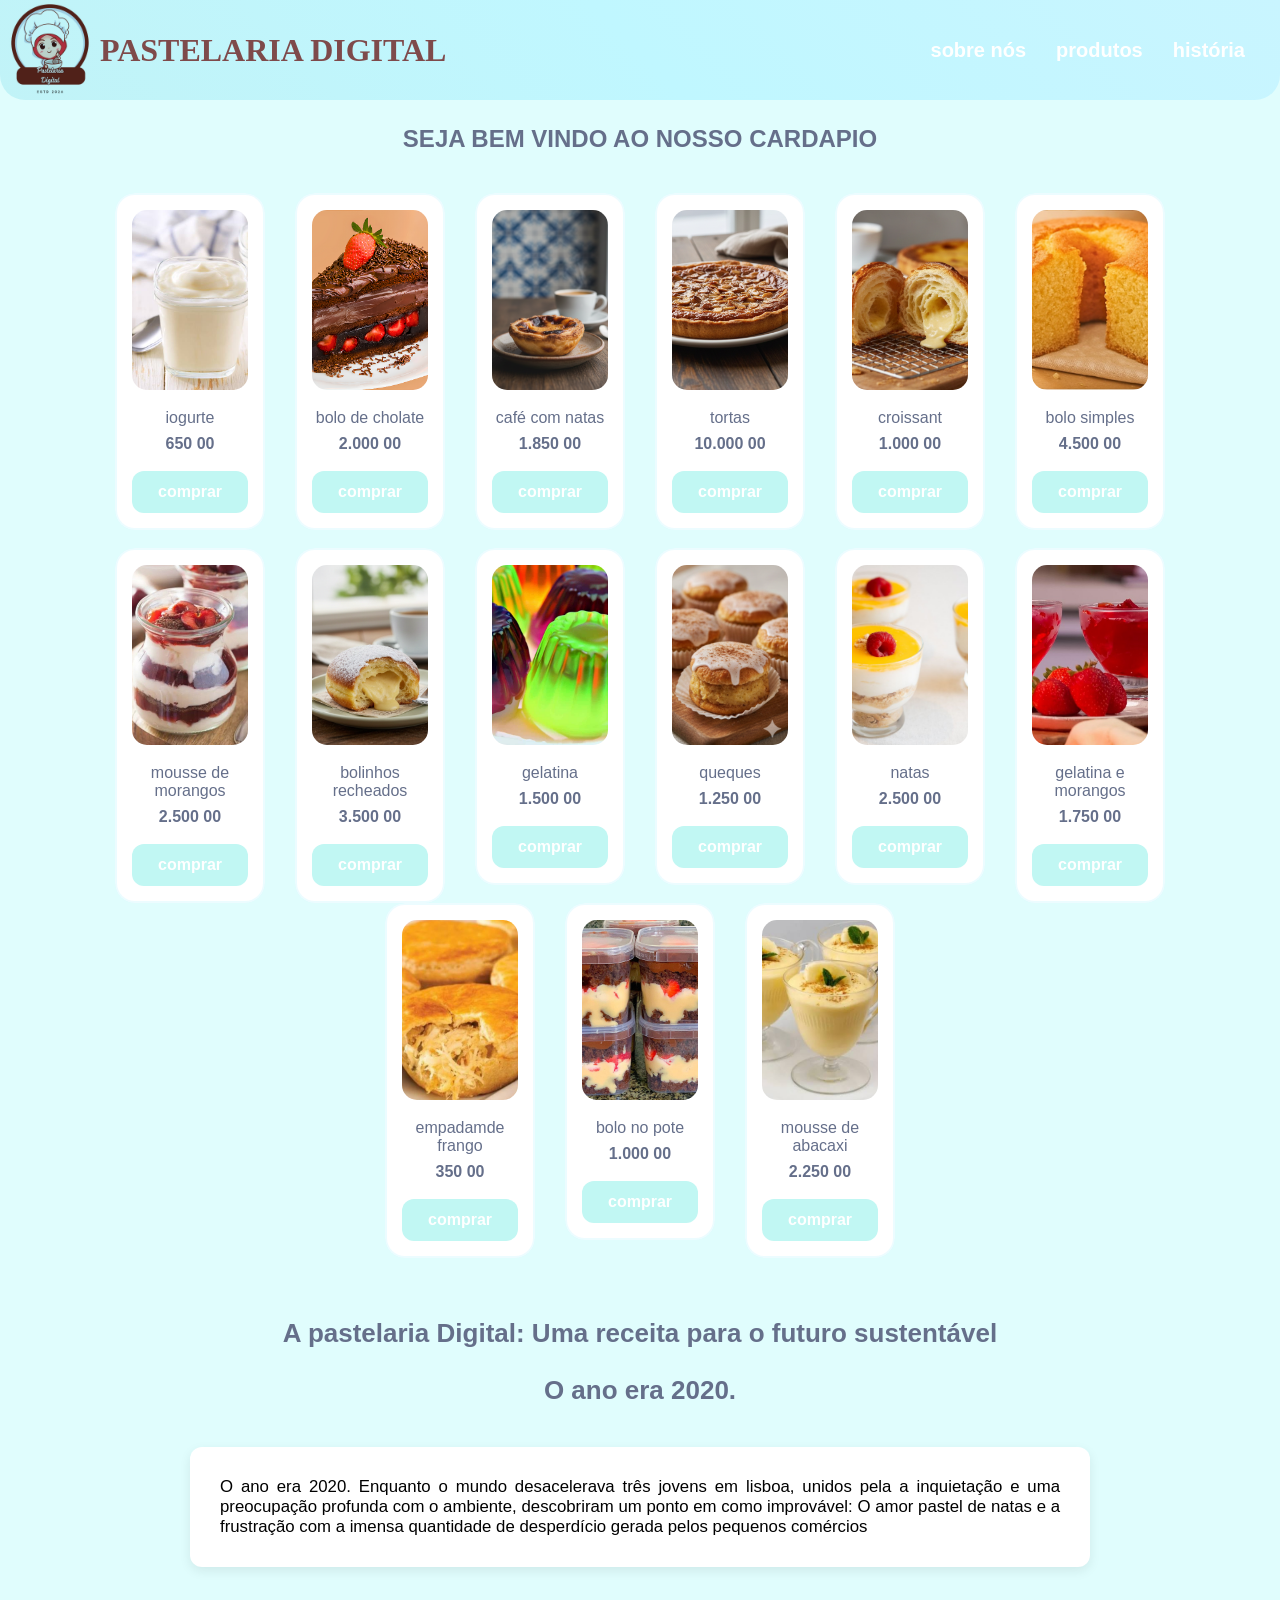
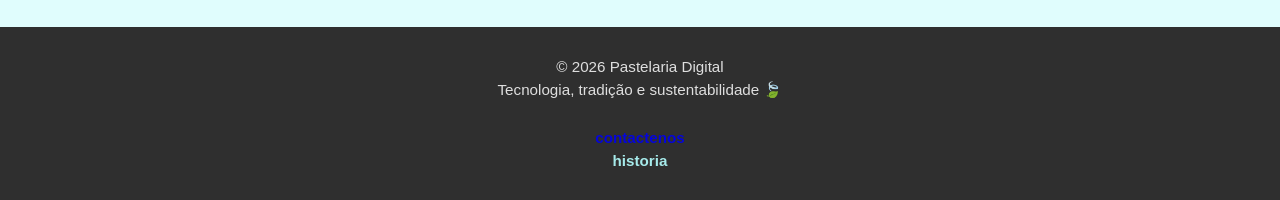
<file: index.html>
<!doctype html>
<html lang="pt-br">
  <head>
    <meta charset="UTF-8" />
    <meta http-equiv="X-UA-Compatible" content="IE=edge" />
    <meta name="viewport" content="width=device-width, initial-scale=1.0" />
    <title>pastelaria_digital</title>
    <link rel="stylesheet" href="pastelaria_digital.css" />
  </head>

  <body>
    <header class="cabecario">
      <div class="box_logo">
        <img id="logo" src="logo.png" alt="logo" />
        <h1
          style="
            font-family:
              Cambria, Cochin, Georgia, Times, &quot;Times New Roman&quot;,
              serif;
          "
          id="empresa"
        >
          PASTELARIA DIGITAL
        </h1>
      </div>

      <nav>
        <p style="margin-left: 20px">
          <a class="menu" href="#sobre_nos">sobre nós</a>
        </p>

        <p><a class="menu" href="#prodotos">produtos</a></p>

        <p style="margin-right: 35px">
          <a class="menu" href="#historia">história</a>
        </p>
      </nav>
    </header>

    <section id="produtos">
      <span>
        <h1 id="prod_1">SEJA BEM VINDO AO NOSSO CARDAPIO</h1>
      </span>
      <main id="boxs_prods">
        <div class="box_prod">
          <fieldset class="prod_line">
            <a href="https://wa.link/76qfs5">
              <img
                class="img_prod"
                src="iogurte-caseiro-para-prisao-de-ventre_39568.jpg"
                alt="produto"
              />
              <p class="desc_prod">iogurte</p>
              <p class="desc_prod"><b>650 00</b></p>
              <button><b>comprar</b></button>
            </a>
          </fieldset>
        </div>
        <div class="box_prod">
          <fieldset class="prod_line">
            <a href="https://wa.link/rjs9z6">
              <img
                class="img_prod"
                src="fatia-de-bolo-vegano-de-brigadeiro-com-morangos-a3liq2p83s.png"
                alt="produto"
              />
              <p class="desc_prod">bolo de cholate</p>
              <p class="desc_prod"><b>2.000 00</b></p>
              <button><b>comprar</b></button>
            </a>
          </fieldset>
        </div>
        <div class="box_prod">
          <fieldset class="prod_line">
            <a href="https://wa.link/20ijm9">
              <img class="img_prod" src="cafe_natas.png" alt="produto" />
              <p class="desc_prod">café com natas</p>
              <p class="desc_prod"><b>1.850 00</b></p>
              <button><b>comprar</b></button>
            </a>
          </fieldset>
        </div>
        <div class="box_prod">
          <fieldset class="prod_line">
            <a href="https://wa.link/eqp3zr">
              <img class="img_prod" src="torta.png" alt="produto" />
              <p class="desc_prod">tortas</p>
              <p class="desc_prod"><b>10.000 00</b></p>
              <button><b>comprar</b></button>
            </a>
          </fieldset>
        </div>
        <div class="box_prod">
          <fieldset class="prod_line">
            <a href="https://wa.link/bzh767">
              <img class="img_prod" src="croasan.png" alt="produto" />
              <p class="desc_prod">croissant</p>
              <p class="desc_prod"><b>1.000 00</b></p>
              <button><b>comprar</b></button>
            </a>
          </fieldset>
        </div>
        <div class="box_prod">
          <fieldset class="prod_line">
            <a href="https://wa.link/vxuo3o">
              <img
                class="img_prod"
                src="bolo-caseiro-simples-que-voce-adapta-com-o-que-tiver-2-60t8u5uh.jpg"
                alt="produto"
              />
              <p class="desc_prod">bolo simples</p>
              <p class="desc_prod"><b>4.500 00</b></p>
              <button><b>comprar</b></button>
            </a>
          </fieldset>
        </div>
        <div class="box_prod">
          <fieldset class="prod_line">
            <a href="https://wa.link/y2l9uw">
              <img class="img_prod" src="mussi_morangos.jpg" alt="produto" />
              <p class="desc_prod">mousse de morangos</p>
              <p class="desc_prod"><b>2.500 00</b></p>
              <button><b>comprar</b></button>
            </a>
          </fieldset>
        </div>
        <div class="box_prod">
          <fieldset class="prod_line">
            <a href="https://wa.link/j7kyuj">
              <img class="img_prod" src="bolinho_recheados.png" alt="produto" />
              <p class="desc_prod">bolinhos recheados</p>
              <p class="desc_prod"><b>3.500 00</b></p>
              <button><b>comprar</b></button>
            </a>
          </fieldset>
        </div>
        <div class="box_prod">
          <fieldset class="prod_line">
            <a href="https://wa.link/j2y0yf">
              <img class="img_prod" src="gelatina (2).jpg" alt="produto" />
              <p class="desc_prod">gelatina</p>
              <p class="desc_prod"><b>1.500 00</b></p>
              <button><b>comprar</b></button>
            </a>
          </fieldset>
        </div>
        <div class="box_prod">
          <fieldset class="prod_line">
            <a href="https://wa.link/8r98me">
              <img class="img_prod" src="queques.png" alt="produto" />
              <p class="desc_prod">queques</p>
              <p class="desc_prod"><b>1.250 00</b></p>
              <button><b>comprar</b></button>
            </a>
          </fieldset>
        </div>
        <div class="box_prod">
          <fieldset class="prod_line">
            <a href="https://wa.link/j1mort">
              <img class="img_prod" src="natas-do-ceu.jpg" alt="produto" />
              <p class="desc_prod">natas</p>
              <p class="desc_prod"><b>2.500 00</b></p>
              <button><b>comprar</b></button>
            </a>
          </fieldset>
        </div>
        <div class="box_prod">
          <fieldset class="prod_line">
            <a href="https://wa.link/1yek">
              <img class="img_prod" src="gelatina.jpg" alt="produto" />
              <p class="desc_prod">gelatina e morangos</p>
              <p class="desc_prod"><b>1.750 00</b></p>
              <button><b>comprar</b></button>
            </a>
          </fieldset>
        </div>
        <div class="box_prod">
          <fieldset class="prod_line">
            <a href="https://wa.link/chd8ob">
              <img class="img_prod" src="empadas.jpg" alt="produto" />
              <p class="desc_prod">empadamde frango</p>
              <p class="desc_prod"><b>350 00</b></p>
              <button><b>comprar</b></button>
            </a>
          </fieldset>
        </div>
        <div class="box_prod">
          <fieldset class="prod_line">
            <a href="https://wa.link/0wa8q6">
              <img
                class="img_prod"
                src="bolo-de-pote-de-chocolate-com-morango-fit-1.jpg"
                alt="produto"
              />
              <p class="desc_prod">bolo no pote</p>
              <p class="desc_prod"><b>1.000 00</b></p>
              <button><b>comprar</b></button>
            </a>
          </fieldset>
        </div>
        <div class="box_prod">
          <fieldset class="prod_line">
            <a href="https://wa.link/d0w913">
              <img class="img_prod" src="mussi_abacaxe.jpeg" alt="produto" />
              <p class="desc_prod">mousse de abacaxi</p>
              <p class="desc_prod"><b>2.250 00</b></p>
              <button><b>comprar</b></button>
            </a>
          </fieldset>
        </div>
      </main>
    </section>
    <section class="historia" id="historia">
      <h1 class="historia_1" style="text-align: center">
        A pastelaria Digital: Uma receita para o futuro sustentável
      </h1>
      <h1 class="historia_1">O ano era 2020.</h1>
      <p id="resumo">
        O ano era 2020. Enquanto o mundo desacelerava três jovens em lisboa,
        unidos pela a inquietação e uma preocupação profunda com o ambiente,
        descobriram um ponto em como improvável: O amor pastel de natas e a
        frustração com a imensa quantidade de desperdício gerada pelos pequenos
        comércios
      </p>
    </section>
    <footer id="sobre_nos">
      <p>© 2026 Pastelaria Digital</p>
      <p>Tecnologia, tradição e sustentabilidade 🍃</p>
      <br />
      <p>
        <a href="contactos.html"> <strong>contactenos</strong> </a>
      </p>

      <a style="color: rgb(179, 255, 255)" href="sobre_nos.html">
        <p><b>historia</b></p>
      </a>
    </footer>
  </body>
</html>
</file>
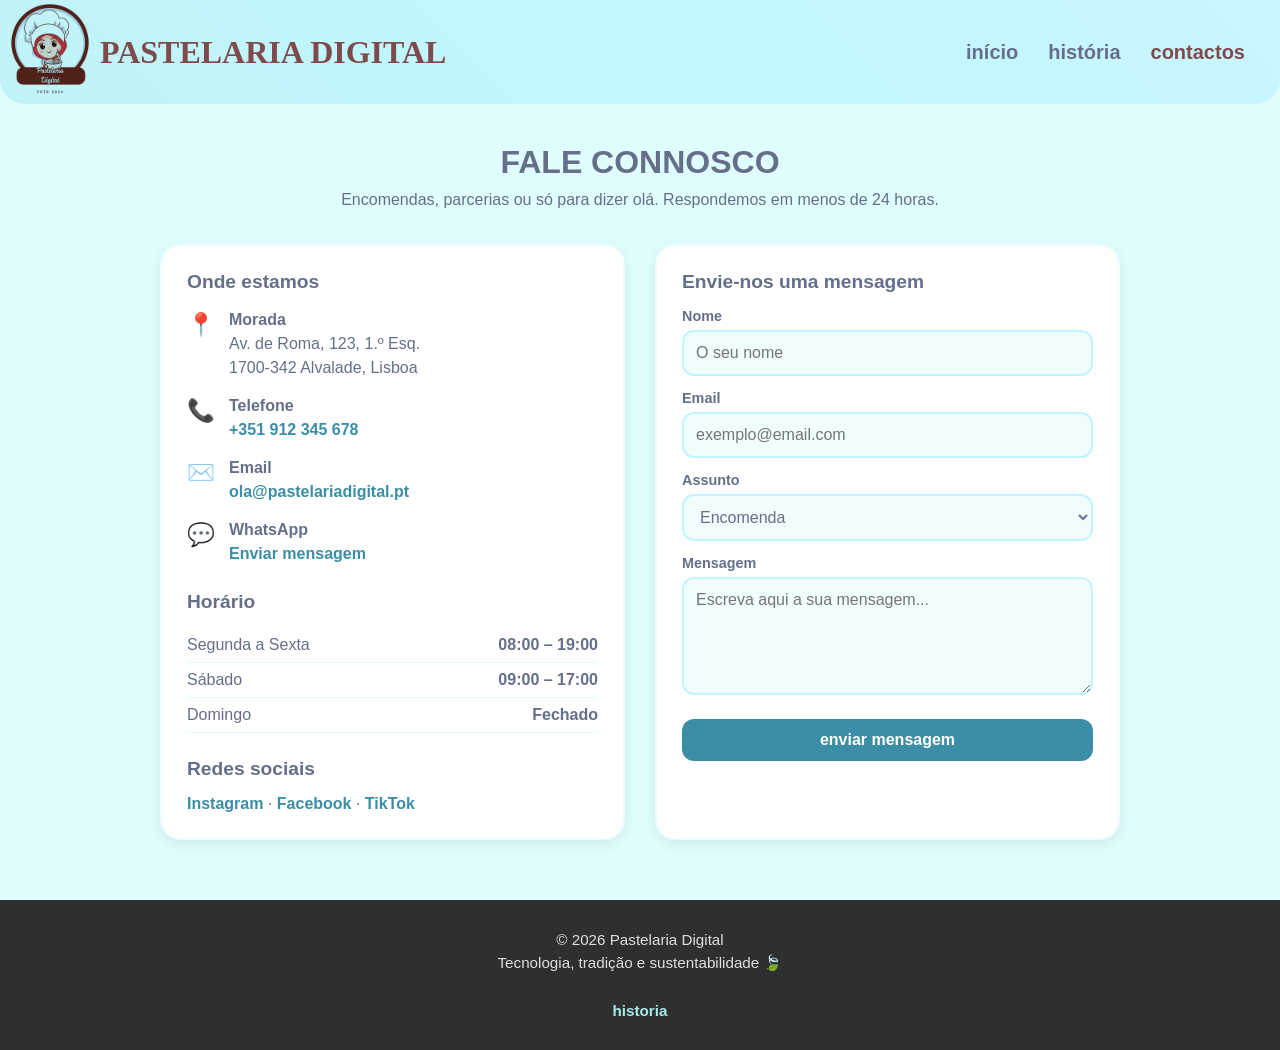
<file: contactos.html>
<!doctype html>
<html lang="pt-br">
  <head>
    <meta charset="UTF-8" />
    <meta name="viewport" content="width=device-width, initial-scale=1.0" />
    <title>Contactos | Pastelaria Digital</title>
    <link rel="stylesheet" href="pastelaria_digital.css" />
    <link rel="stylesheet" href="contactos.css" />
  </head>

  <body>
    <header class="cabecario">
      <div class="box_logo">
        <a href="index.html"><img id="logo" src="logo.png" alt="logo" /></a>
        <h1
          style="font-family: Cambria, Cochin, Georgia, Times, 'Times New Roman', serif"
          id="empresa"
        >
          PASTELARIA DIGITAL
        </h1>
      </div>

      <nav>
        <p style="margin-left: 20px">
          <a class="menu" href="index.html">início</a>
        </p>
        <p><a class="menu" href="sobre_nos.html">história</a></p>
        <p style="margin-right: 35px">
          <a class="menu ativo" href="contactos.html">contactos</a>
        </p>
      </nav>
    </header>

    <main class="contactos">
      <h1 class="titulo">FALE CONNOSCO</h1>
      <p class="subtitulo">
        Encomendas, parcerias ou só para dizer olá. Respondemos em menos de 24
        horas.
      </p>

      <section class="grelha">
        <div class="cartao">
          <h2>Onde estamos</h2>
          <ul class="lista">
            <li>
              <span class="icone">📍</span>
              <div>
                <b>Morada</b><br />
                Av. de Roma, 123, 1.º Esq.<br />
                1700-342 Alvalade, Lisboa
              </div>
            </li>
            <li>
              <span class="icone">📞</span>
              <div>
                <b>Telefone</b><br />
                <a href="tel:+351912345678">+351 912 345 678</a>
              </div>
            </li>
            <li>
              <span class="icone">✉️</span>
              <div>
                <b>Email</b><br />
                <a href="mailto:ola@pastelariadigital.pt"
                  >ola@pastelariadigital.pt</a
                >
              </div>
            </li>
            <li>
              <span class="icone">💬</span>
              <div>
                <b>WhatsApp</b><br />
                <a href="https://wa.link/btxmph">Enviar mensagem</a>
              </div>
            </li>
          </ul>

          <h2>Horário</h2>
          <table class="horario">
            <tr><td>Segunda a Sexta</td><td>08:00 – 19:00</td></tr>
            <tr><td>Sábado</td><td>09:00 – 17:00</td></tr>
            <tr><td>Domingo</td><td>Fechado</td></tr>
          </table>

          <h2>Redes sociais</h2>
          <p class="redes">
            <a href="#">Instagram</a> · <a href="#">Facebook</a> ·
            <a href="#">TikTok</a>
          </p>
        </div>

        <div class="cartao">
          <h2>Envie-nos uma mensagem</h2>
          <form id="form_contacto">
            <label for="nome">Nome</label>
            <input type="text" id="nome" name="nome" placeholder="O seu nome" required />

            <label for="email">Email</label>
            <input type="email" id="email" name="email" placeholder="exemplo@email.com" required />

            <label for="assunto">Assunto</label>
            <select id="assunto" name="assunto">
              <option>Encomenda</option>
              <option>Parceria</option>
              <option>Sugestão</option>
              <option>Outro</option>
            </select>

            <label for="mensagem">Mensagem</label>
            <textarea id="mensagem" name="mensagem" rows="5" placeholder="Escreva aqui a sua mensagem..." required></textarea>

            <button type="submit"><b>enviar mensagem</b></button>
            <p id="resposta" role="status"></p>
          </form>
        </div>
      </section>
    </main>

    <footer id="sobre_nos">
      <p>© 2026 Pastelaria Digital</p>
      <p>Tecnologia, tradição e sustentabilidade 🍃</p>
      <br />
      <a style="color: rgb(179, 255, 255)" href="sobre_nos.html">
        <p><b>historia</b></p>
      </a>
    </footer>

    <script>
      document
        .getElementById("form_contacto")
        .addEventListener("submit", function (e) {
          e.preventDefault();
          var nome = document.getElementById("nome").value;
          document.getElementById("resposta").textContent =
            "Obrigado, " + nome + "! Recebemos a sua mensagem e respondemos em breve.";
          this.reset();
        });
    </script>
  </body>
</html>
</file>
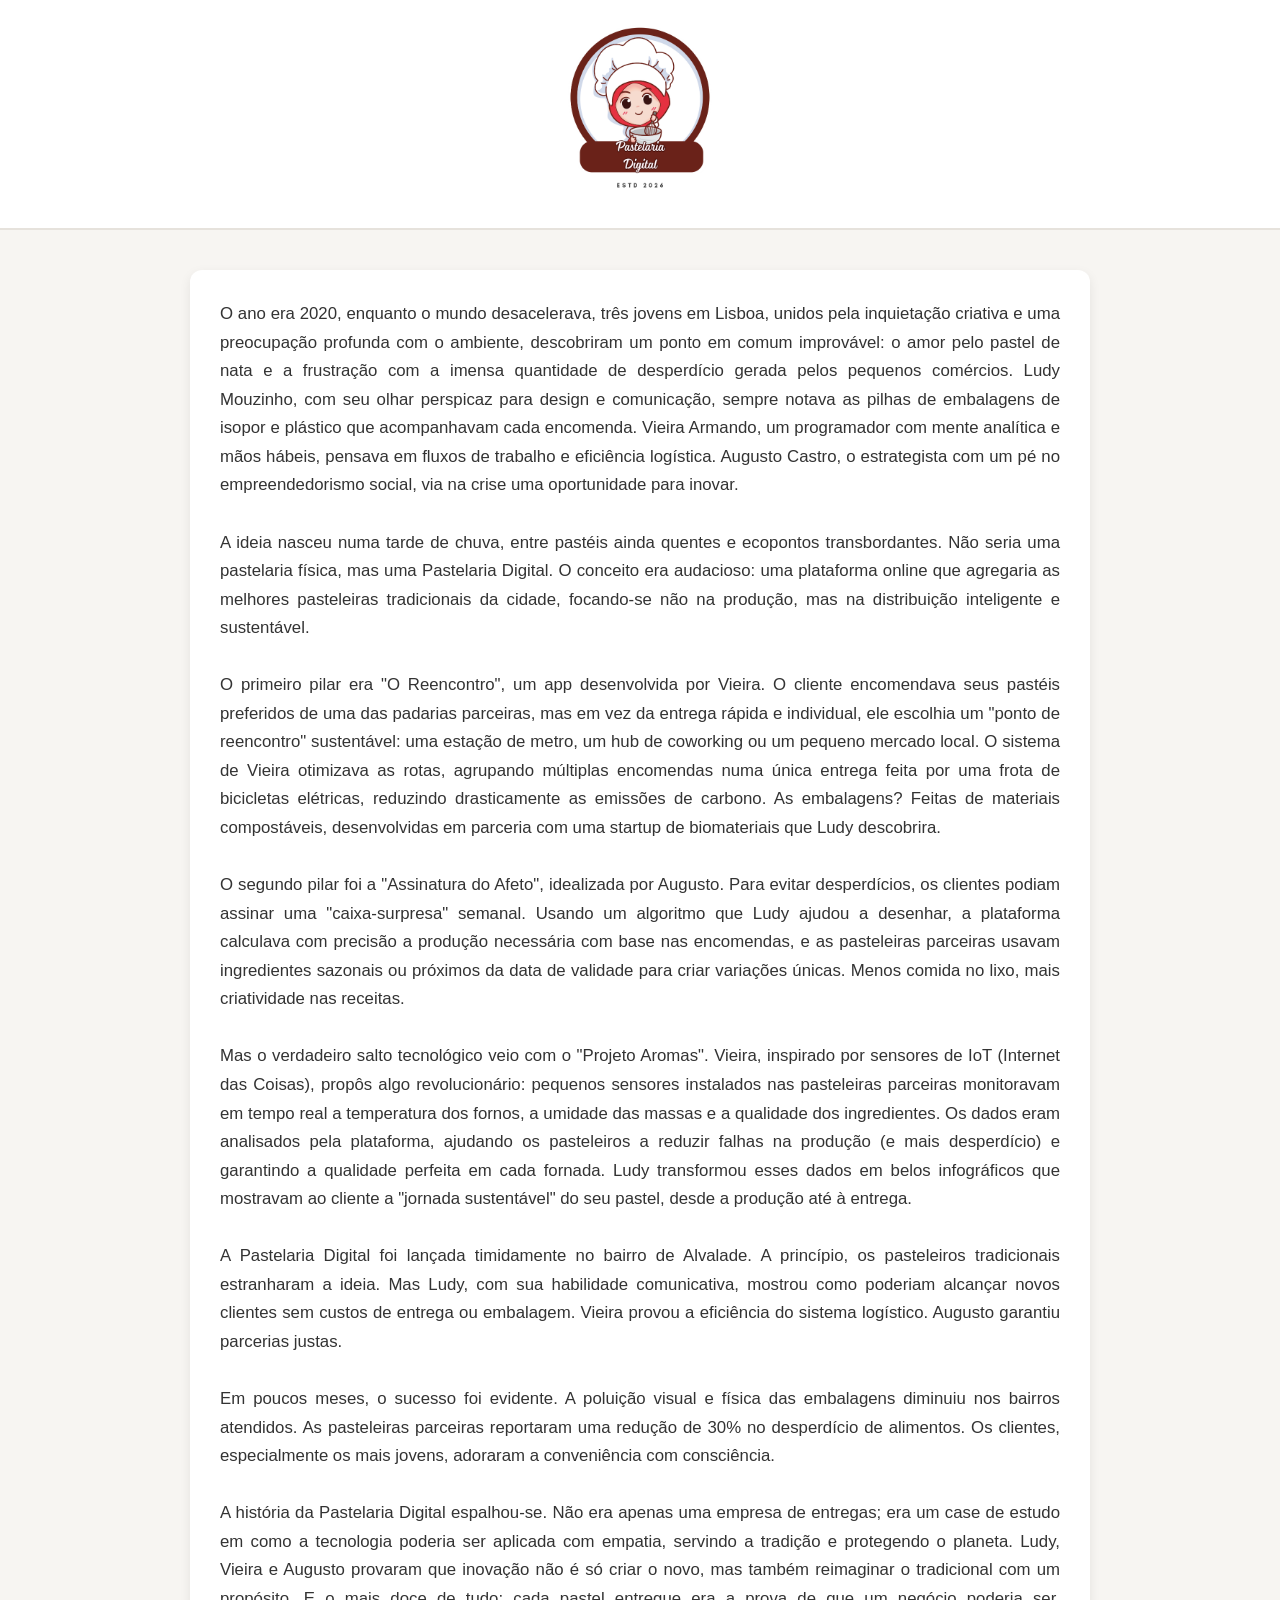
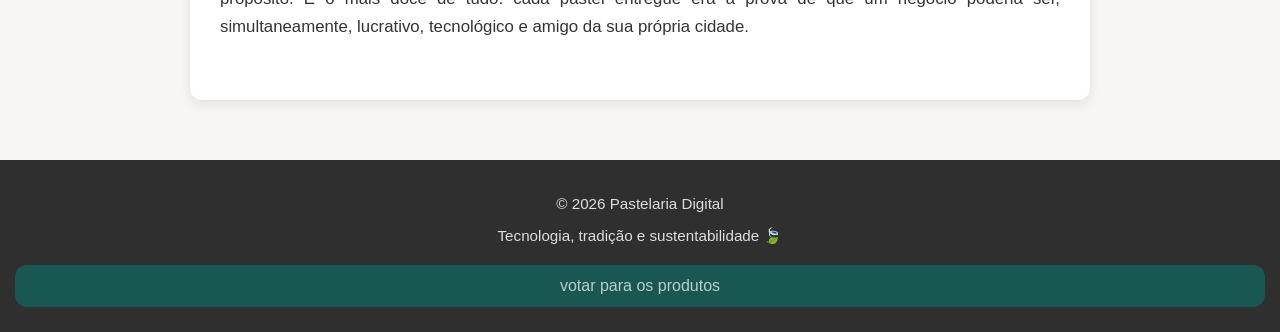
<file: sobre_nos.html>
<!doctype html>
<html lang="pt-br">
  <head>
    <meta charset="UTF-8" />
    <meta http-equiv="X-UA-Compatible" content="IE=edge" />
    <meta name="viewport" content="width=device-width, initial-scale=1.0" />
    <title>pastelaria_digital</title>

    <link rel="stylesheet" href="sobre_nos.css" />
  </head>

  <body>
    <header>
      <a href="index.html"><img id="logo" src="logo.png" alt="logo" /></a>
    </header>
    <p id="historia">
      O ano era 2020, enquanto o mundo desacelerava, três jovens em Lisboa,
      unidos pela inquietação criativa e uma preocupação profunda com o
      ambiente, descobriram um ponto em comum improvável: o amor pelo pastel de
      nata e a frustração com a imensa quantidade de desperdício gerada pelos
      pequenos comércios. Ludy Mouzinho, com seu olhar perspicaz para design e
      comunicação, sempre notava as pilhas de embalagens de isopor e plástico
      que acompanhavam cada encomenda. Vieira Armando, um programador com mente
      analítica e mãos hábeis, pensava em fluxos de trabalho e eficiência
      logística. Augusto Castro, o estrategista com um pé no empreendedorismo
      social, via na crise uma oportunidade para inovar.
      <br /><br />

      A ideia nasceu numa tarde de chuva, entre pastéis ainda quentes e
      ecopontos transbordantes. Não seria uma pastelaria física, mas uma
      Pastelaria Digital. O conceito era audacioso: uma plataforma online que
      agregaria as melhores pasteleiras tradicionais da cidade, focando-se não
      na produção, mas na distribuição inteligente e sustentável. <br /><br />

      O primeiro pilar era "O Reencontro", um app desenvolvida por Vieira. O
      cliente encomendava seus pastéis preferidos de uma das padarias parceiras,
      mas em vez da entrega rápida e individual, ele escolhia um "ponto de
      reencontro" sustentável: uma estação de metro, um hub de coworking ou um
      pequeno mercado local. O sistema de Vieira otimizava as rotas, agrupando
      múltiplas encomendas numa única entrega feita por uma frota de bicicletas
      elétricas, reduzindo drasticamente as emissões de carbono. As embalagens?
      Feitas de materiais compostáveis, desenvolvidas em parceria com uma
      startup de biomateriais que Ludy descobrira.
      <br /><br />

      O segundo pilar foi a "Assinatura do Afeto", idealizada por Augusto. Para
      evitar desperdícios, os clientes podiam assinar uma "caixa-surpresa"
      semanal. Usando um algoritmo que Ludy ajudou a desenhar, a plataforma
      calculava com precisão a produção necessária com base nas encomendas, e as
      pasteleiras parceiras usavam ingredientes sazonais ou próximos da data de
      validade para criar variações únicas. Menos comida no lixo, mais
      criatividade nas receitas. <br /><br />

      Mas o verdadeiro salto tecnológico veio com o "Projeto Aromas". Vieira,
      inspirado por sensores de IoT (Internet das Coisas), propôs algo
      revolucionário: pequenos sensores instalados nas pasteleiras parceiras
      monitoravam em tempo real a temperatura dos fornos, a umidade das massas e
      a qualidade dos ingredientes. Os dados eram analisados pela plataforma,
      ajudando os pasteleiros a reduzir falhas na produção (e mais desperdício)
      e garantindo a qualidade perfeita em cada fornada. Ludy transformou esses
      dados em belos infográficos que mostravam ao cliente a "jornada
      sustentável" do seu pastel, desde a produção até à entrega.
      <br /><br />

      A Pastelaria Digital foi lançada timidamente no bairro de Alvalade. A
      princípio, os pasteleiros tradicionais estranharam a ideia. Mas Ludy, com
      sua habilidade comunicativa, mostrou como poderiam alcançar novos clientes
      sem custos de entrega ou embalagem. Vieira provou a eficiência do sistema
      logístico. Augusto garantiu parcerias justas. <br /><br />

      Em poucos meses, o sucesso foi evidente. A poluição visual e física das
      embalagens diminuiu nos bairros atendidos. As pasteleiras parceiras
      reportaram uma redução de 30% no desperdício de alimentos. Os clientes,
      especialmente os mais jovens, adoraram a conveniência com consciência.
      <br /><br />

      A história da Pastelaria Digital espalhou-se. Não era apenas uma empresa
      de entregas; era um case de estudo em como a tecnologia poderia ser
      aplicada com empatia, servindo a tradição e protegendo o planeta. Ludy,
      Vieira e Augusto provaram que inovação não é só criar o novo, mas também
      reimaginar o tradicional com um propósito. E o mais doce de tudo: cada
      pastel entregue era a prova de que um negócio poderia ser,
      simultaneamente, lucrativo, tecnológico e amigo da sua própria cidade.
      <br /><br />
    </p>
    <footer>
      <p>© 2026 Pastelaria Digital</p>
      <p>Tecnologia, tradição e sustentabilidade 🍃</p>

      <a href="index.html"
        ><button><b></b>votar para os produtos</button></a
      >
    </footer>
  </body>
</html>
</file>
<file: pastelaria_digital.css>
* {
  box-sizing: border-box;
  margin: 0px;
  padding: 0px;
  font-family: Arial, Helvetica, sans-serif;
}
body {
  background-color: white;
  background-color: rgb(224, 253, 253);
}
#prod_1 {
  color: #656f8a;
}
.historia_1 {
  display: flex;
  align-items: center;
  background-color: rgb(224, 253, 253);
  padding: 25px;
  padding-bottom: 1px;
  flex-direction: column;
  flex-wrap: nowrap;
  color: #656f8a;
  font-size: 26px;
}
#produtos {
  display: flex;
  align-items: center;
  background-color: rgb(224, 253, 253);
  padding: 25px;
  flex-direction: column;
  flex-wrap: nowrap;
}
.box_logo {
  display: flex;
  flex-wrap: wrap;
  justify-content: space-between;
  align-items: center;
}

#empresa {
  color: rgba(113, 41, 41, 0.841);
  text-decoration: none;
  font-size: 200%;
  font-weight: 700;
}
#logo {
  left: 100px;
  width: 100px;
  mix-blend-mode: multiply;
}
.img_prod {
  width: 100%;
  height: 180px;
  object-fit: cover;

  margin-bottom: 15px;
  border-radius: 15px;
}
.cabecario {
  display: flex;
  flex-wrap: wrap;
  justify-content: space-between;
  align-items: center;

  border-radius: 0px 0px 25px 25px;
  background: linear-gradient(
    45deg,
    rgb(193, 243, 247),
    rgb(192, 247, 255),
    rgb(201, 245, 255)
  );
}
a {
  text-decoration: none;
}
nav {
  display: flex;
  flex-direction: row;
  gap: 30px;
}
.menu {
  color: white;
  text-decoration: none;
  font-size: 20px;
  font-weight: 700;
  transition: 1s;
}

.box_prod {
  width: 150px;
  height: 300px;
  margin-bottom: 25px;
}
.prod_line {
  background-color: #fff;
  border: 2px solid rgb(192, 245, 255, 0.3);
  border-radius: 20px;
  padding: 15px;
  text-align: center;
  transition:
    transform 0.3s ease,
    box-shadow 0.3s ease;
}
.prod_line:hover {
  transform: translateY(-10px);
  box-shadow: 0 10px 20px rgba(0, 0, 0, 0.1);
  border-color: rgb(192, 252, 255);
}

#boxs_prods {
  display: flex;
  flex-wrap: wrap;
  justify-content: center;
  padding: 40px 20px;
  gap: 30px;
}
button {
  background-color: #c1f7f3;
  border: none;
  border-radius: 12px;
  color: #fff;
  cursor: pointer;
  font-size: 16px;
  padding: 12px;
  transition: background 0.3s;
  width: 100%;
  margin-top: 10px;
}
button:hover {
  background-color: #a8d5e8;
  text-shadow: -1px 0px 4px 5px rgb(178, 246, 255);
}

.desc_prod {
  margin-bottom: 8px;
  color: #656f8a;
  text-decoration: none;
  font-style: normal;
  text-decoration: none;
}
p {
  text-decoration: none;
}
a {
  text-decoration: none;
}

/* Texto do rodapé */
footer {
  background-color: #2f2f2f;
  color: #f2f2f2;
  text-align: center;
  padding: 25px 15px;
  margin-top: 60px;
}
footer p {
  font-size: 0.95rem;
  margin: 6px 0;
  opacity: 0.9;
}

/* Responsividade */
@media (max-width: 768px) {
  footer {
    padding: 20px 10px;
  }

  footer p {
    font-size: 0.9rem;
  }
}
#resumo {
  max-width: 900px;
  margin: 40px auto;
  padding: 30px;
  background-color: #ffffff;
  border-radius: 12px;
  box-shadow: 0 4px 12px rgba(0, 0, 0, 0.08);
  font-size: 1.05rem;
  text-align: justify;
}
@media (max-width: 768px) {
  #logo {
    left: 60px;
    width: 60px;
  }
  #empresa {
    font-size: medium;
  }
  nav {
    margin-left: 30px;
  }
}
</file>
<file: contactos.css>
.menu {
  color: #656f8a;
}
.menu:hover,
.menu.ativo {
  color: rgba(113, 41, 41, 0.841);
}

.contactos {
  max-width: 1000px;
  margin: 0 auto;
  padding: 40px 20px 0;
}
.titulo {
  text-align: center;
  color: #656f8a;
}
.subtitulo {
  text-align: center;
  color: #656f8a;
  margin: 10px 0 35px;
}

.grelha {
  display: grid;
  grid-template-columns: 1fr 1fr;
  gap: 30px;
}
.cartao {
  background: #fff;
  border: 2px solid rgb(192, 245, 255, 0.3);
  border-radius: 20px;
  padding: 25px;
  box-shadow: 0 4px 12px rgba(0, 0, 0, 0.08);
  color: #656f8a;
}
.cartao h2 {
  font-size: 1.2rem;
  margin: 0 0 15px;
}
.cartao h2:not(:first-child) {
  margin-top: 25px;
}
.cartao a {
  color: #3b8ea5;
  font-weight: 700;
}
.cartao a:hover {
  text-decoration: underline;
}

.lista {
  list-style: none;
}
.lista li {
  display: flex;
  gap: 14px;
  margin-bottom: 14px;
  line-height: 1.5;
}
.icone {
  font-size: 1.4rem;
}

.horario {
  width: 100%;
  border-collapse: collapse;
}
.horario td {
  padding: 8px 0;
  border-bottom: 1px solid rgb(224, 253, 253);
}
.horario td:last-child {
  text-align: right;
  font-weight: 700;
}

form label {
  display: block;
  font-size: 0.9rem;
  font-weight: 700;
  margin: 14px 0 6px;
}
form input,
form select,
form textarea {
  width: 100%;
  padding: 12px;
  border: 2px solid rgb(192, 245, 255);
  border-radius: 12px;
  background: rgb(240, 253, 253);
  color: #656f8a;
  font-size: 1rem;
  outline: none;
  resize: vertical;
}
form input:focus,
form select:focus,
form textarea:focus {
  border-color: #3b8ea5;
}
form button {
  background-color: #3b8ea5;
  margin-top: 20px;
}
form button:hover {
  background-color: #2f7589;
}
#resposta {
  margin-top: 14px;
  color: #2f7589;
  font-weight: 700;
}

@media (max-width: 768px) {
  .grelha {
    grid-template-columns: 1fr;
  }
}
</file>
<file: sobre_nos.css>
/* Reset básico */
* {
  margin: 0;
  padding: 0;
  box-sizing: border-box;
}

/* Corpo da página */
body {
  font-family: "Segoe UI", Tahoma, Geneva, Verdana, sans-serif;
  background-color: #f7f5f2;
  color: #333;
  line-height: 1.7;
}

/* Cabeçalho */
header {
  background-color: #fff;
  padding: 20px;
  text-align: center;
  border-bottom: 2px solid #e6e2dc;
}

/* Logo */
#logo {
  max-width: 180px;
  height: auto;
}

/* Texto da história */
#historia {
  max-width: 900px;
  margin: 40px auto;
  padding: 30px;
  background-color: #ffffff;
  border-radius: 12px;
  box-shadow: 0 4px 12px rgba(0, 0, 0, 0.08);
  font-size: 1.05rem;
  text-align: justify;
}

/* Destaque suave para parágrafos (opcional) */
#historia br {
  margin-bottom: 10px;
}

/* Responsividade */
@media (max-width: 768px) {
  #historia {
    margin: 20px;
    padding: 20px;
    font-size: 1rem;
  }

  #logo {
    max-width: 140px;
  }
}
/* Rodapé */
footer {
  background-color: #2f2f2f;
  color: #f2f2f2;
  text-align: center;
  padding: 25px 15px;
  margin-top: 60px;
}

/* Texto do rodapé */
footer p {
  font-size: 0.95rem;
  margin: 6px 0;
  opacity: 0.9;
}

/* Responsividade */
@media (max-width: 768px) {
  footer {
    padding: 20px 10px;
  }

  footer p {
    font-size: 0.9rem;
  }
}
button {
  background-color: #195753;
  border: none;
  border-radius: 12px;
  color: #ffffffb3;
  cursor: pointer;
  font-size: 16px;
  padding: 12px;
  transition: background 0.3s;
  width: 100%;
  margin-top: 10px;
}
button:hover {
  background-color: #a8d5e8;
  text-shadow: -1px 0px 4px 5px rgb(16, 46, 50);
}
</file>
